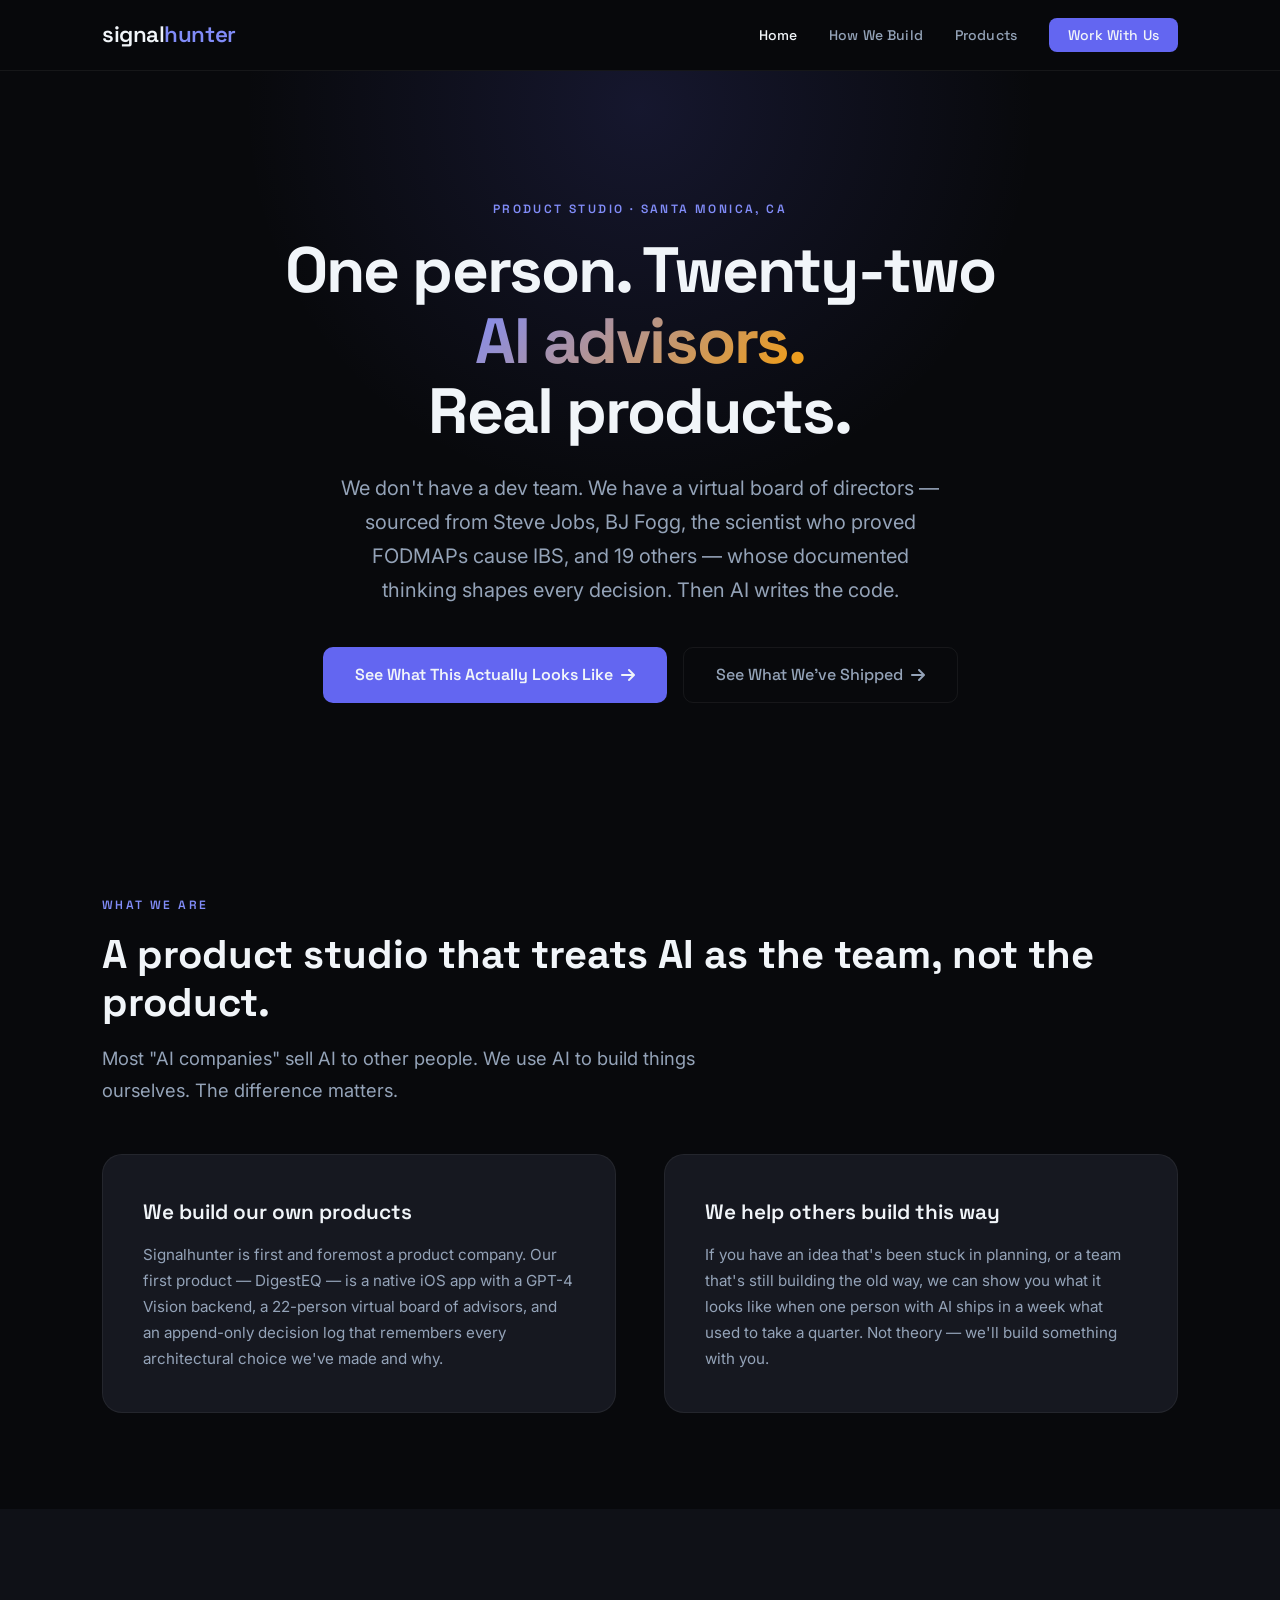
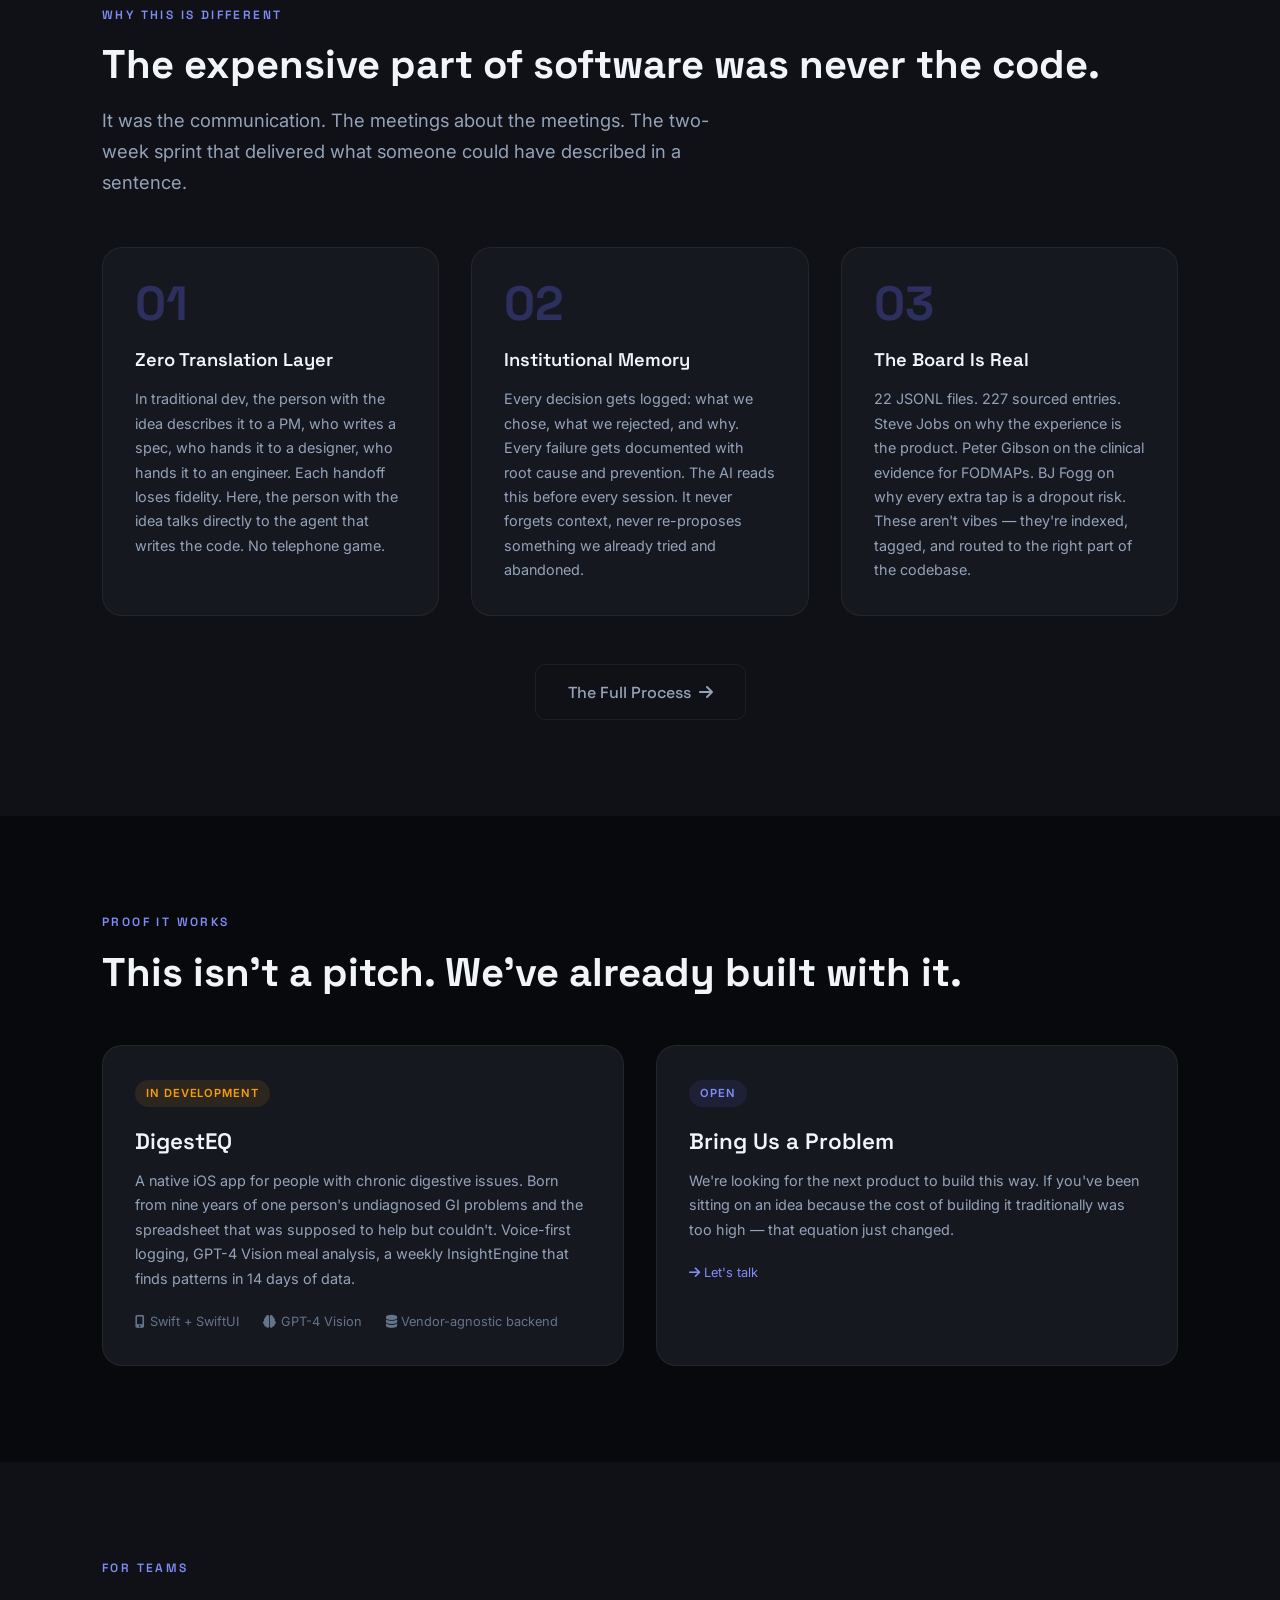
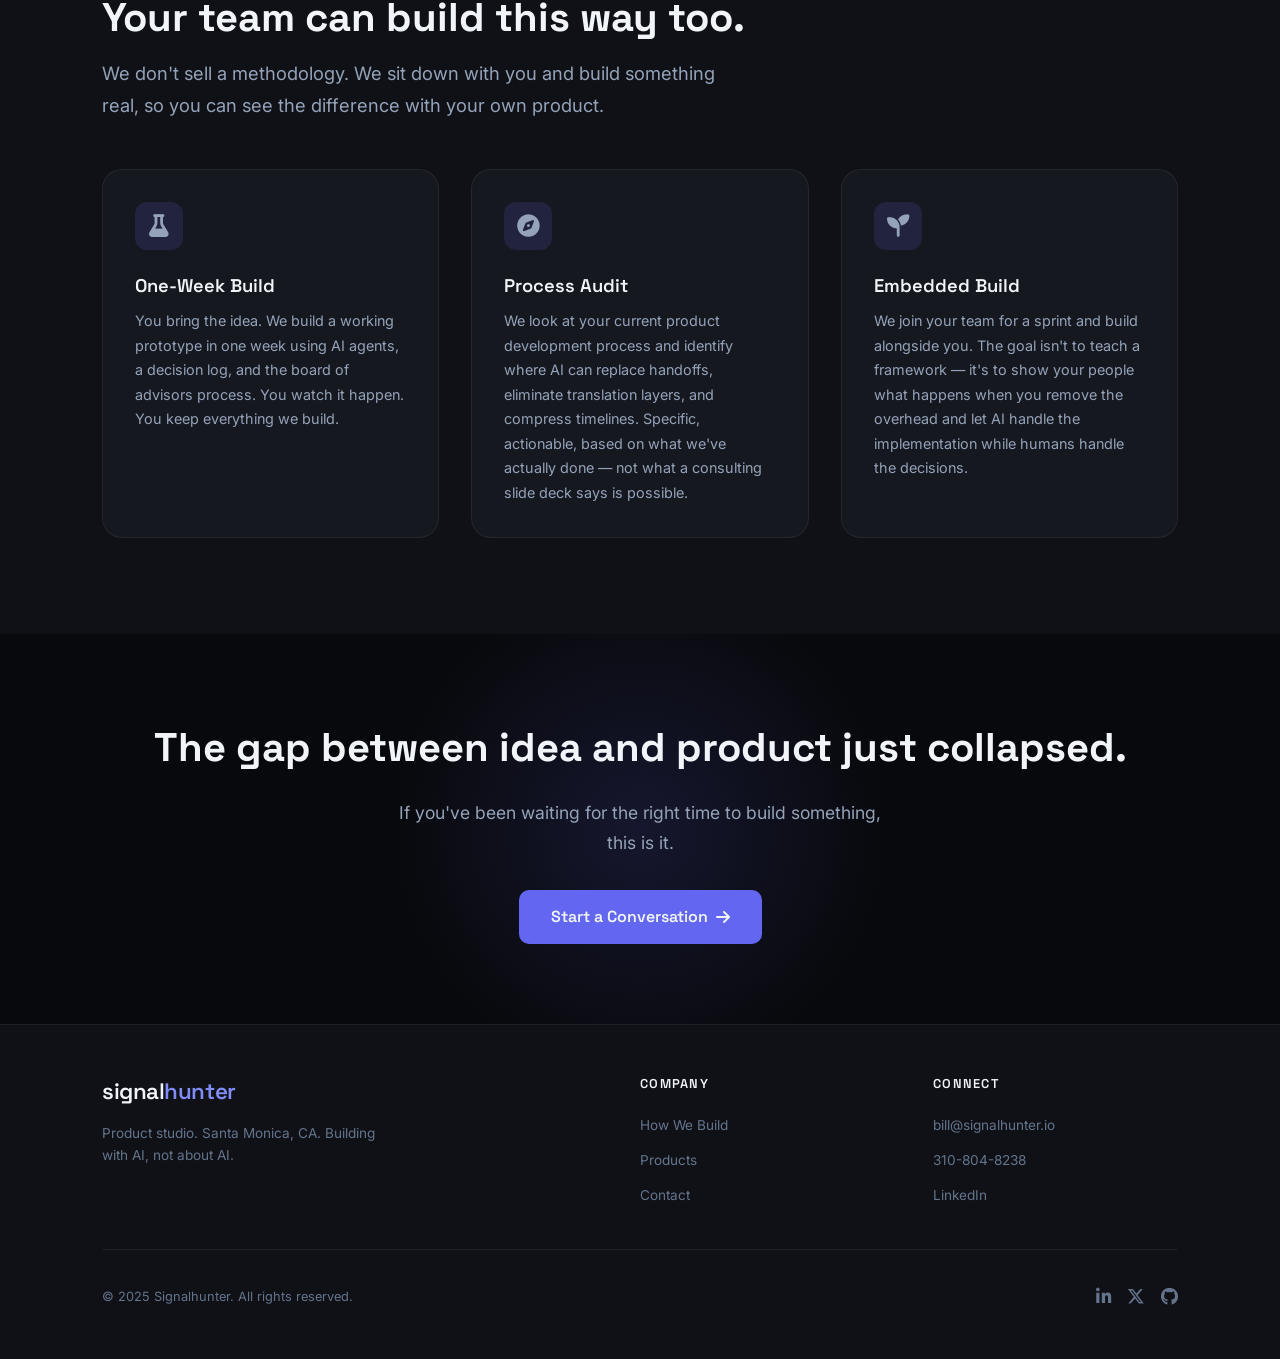
<file: site/index.html>
<!DOCTYPE html>
<html lang="en">
<head>
  <meta charset="UTF-8">
  <meta name="viewport" content="width=device-width, initial-scale=1.0">
  <title>Signalhunter — Where One Person and AI Build What Used to Take Twenty</title>
  <meta name="description" content="Signalhunter is a product studio where a single operator works with AI agents to build real software. Not demos. Not pitches. Products that ship.">
  <link rel="stylesheet" href="css/style.css">
  <link rel="stylesheet" href="https://cdnjs.cloudflare.com/ajax/libs/font-awesome/6.5.1/css/all.min.css">
</head>
<body>

  <!-- HEADER -->
  <header class="site-header">
    <div class="container">
      <a href="index.html" class="logo">signal<span>hunter</span></a>
      <button class="nav-toggle" aria-label="Toggle navigation" onclick="document.querySelector('.nav-links').classList.toggle('open')">
        <span></span><span></span><span></span>
      </button>
      <ul class="nav-links">
        <li><a href="index.html" class="active">Home</a></li>
        <li><a href="how.html">How We Build</a></li>
        <li><a href="products.html">Products</a></li>
        <li><a href="contact.html" class="nav-cta">Work With Us</a></li>
      </ul>
    </div>
  </header>

  <!-- HERO -->
  <section class="hero">
    <div class="container">
      <p class="section-label">Product Studio &middot; Santa Monica, CA</p>
      <h1>One person. Twenty-two<br><span class="gradient-text">AI advisors.</span><br>Real products.</h1>
      <p class="subtitle">
        We don't have a dev team. We have a virtual board of directors &mdash;
        sourced from Steve Jobs, BJ Fogg, the scientist who proved FODMAPs cause IBS,
        and 19 others &mdash; whose documented thinking shapes every decision.
        Then AI writes the code.
      </p>
      <div class="hero-cta-row">
        <a href="how.html" class="btn-primary">See What This Actually Looks Like <i class="fas fa-arrow-right"></i></a>
        <a href="products.html" class="btn-outline">See What We've Shipped <i class="fas fa-arrow-right"></i></a>
      </div>
    </div>
  </section>

  <!-- WHAT THIS ACTUALLY IS -->
  <section class="shift-section">
    <div class="container">
      <p class="section-label">What We Are</p>
      <h2 class="section-title">A product studio that treats AI as the team, not the product.</h2>
      <p class="section-subtitle">
        Most "AI companies" sell AI to other people. We use AI to build things ourselves.
        The difference matters.
      </p>

      <div class="shift-grid">
        <div class="shift-card">
          <h3>We build our own products</h3>
          <p>
            Signalhunter is first and foremost a product company. Our first product &mdash;
            DigestEQ &mdash; is a native iOS app with a GPT-4 Vision backend, a 22-person
            virtual board of advisors, and an append-only decision log that remembers
            every architectural choice we've made and why.
          </p>
        </div>
        <div class="shift-card">
          <h3>We help others build this way</h3>
          <p>
            If you have an idea that's been stuck in planning, or a team that's still
            building the old way, we can show you what it looks like when one person
            with AI ships in a week what used to take a quarter. Not theory &mdash;
            we'll build something with you.
          </p>
        </div>
      </div>
    </div>
  </section>

  <!-- THE REAL DIFFERENCE -->
  <section class="process-section">
    <div class="container">
      <p class="section-label">Why This Is Different</p>
      <h2 class="section-title">The expensive part of software was never the code.</h2>
      <p class="section-subtitle">
        It was the communication. The meetings about the meetings.
        The two-week sprint that delivered what someone could have described in a sentence.
      </p>

      <div class="process-steps">
        <div class="process-step">
          <div class="step-number">01</div>
          <h3>Zero Translation Layer</h3>
          <p>
            In traditional dev, the person with the idea describes it to a PM,
            who writes a spec, who hands it to a designer, who hands it to an engineer.
            Each handoff loses fidelity. Here, the person with the idea talks directly
            to the agent that writes the code. No telephone game.
          </p>
        </div>
        <div class="process-step">
          <div class="step-number">02</div>
          <h3>Institutional Memory</h3>
          <p>
            Every decision gets logged: what we chose, what we rejected, and why.
            Every failure gets documented with root cause and prevention.
            The AI reads this before every session. It never forgets context,
            never re-proposes something we already tried and abandoned.
          </p>
        </div>
        <div class="process-step">
          <div class="step-number">03</div>
          <h3>The Board Is Real</h3>
          <p>
            22 JSONL files. 227 sourced entries. Steve Jobs on why the experience is the product.
            Peter Gibson on the clinical evidence for FODMAPs.
            BJ Fogg on why every extra tap is a dropout risk.
            These aren't vibes &mdash; they're indexed, tagged, and routed to the right
            part of the codebase.
          </p>
        </div>
      </div>

      <div style="text-align: center; margin-top: 3rem;">
        <a href="how.html" class="btn-outline">The Full Process <i class="fas fa-arrow-right"></i></a>
      </div>
    </div>
  </section>

  <!-- WHAT WE'VE ACTUALLY BUILT -->
  <section class="products-section">
    <div class="container">
      <p class="section-label">Proof It Works</p>
      <h2 class="section-title">This isn't a pitch. We've already built with it.</h2>

      <div class="product-cards">
        <div class="product-card">
          <span class="product-status building">In Development</span>
          <h3>DigestEQ</h3>
          <p class="product-desc">
            A native iOS app for people with chronic digestive issues. Born from nine years
            of one person's undiagnosed GI problems and the spreadsheet that was supposed
            to help but couldn't. Voice-first logging, GPT-4 Vision meal analysis,
            a weekly InsightEngine that finds patterns in 14 days of data.
          </p>
          <div class="product-meta">
            <span><i class="fas fa-mobile-alt"></i> Swift + SwiftUI</span>
            <span><i class="fas fa-brain"></i> GPT-4 Vision</span>
            <span><i class="fas fa-database"></i> Vendor-agnostic backend</span>
          </div>
        </div>
        <div class="product-card">
          <span class="product-status concept">Open</span>
          <h3>Bring Us a Problem</h3>
          <p class="product-desc">
            We're looking for the next product to build this way.
            If you've been sitting on an idea because the cost of building it
            traditionally was too high &mdash; that equation just changed.
          </p>
          <div class="product-meta">
            <span><a href="contact.html"><i class="fas fa-arrow-right"></i> Let's talk</a></span>
          </div>
        </div>
      </div>
    </div>
  </section>

  <!-- CONSULTING -->
  <section class="services-section">
    <div class="container">
      <p class="section-label">For Teams</p>
      <h2 class="section-title">Your team can build this way too.</h2>
      <p class="section-subtitle">
        We don't sell a methodology. We sit down with you and build something real,
        so you can see the difference with your own product.
      </p>

      <div class="services-grid">
        <div class="service-card">
          <div class="service-icon"><i class="fas fa-flask"></i></div>
          <h3>One-Week Build</h3>
          <p>
            You bring the idea. We build a working prototype in one week using
            AI agents, a decision log, and the board of advisors process.
            You watch it happen. You keep everything we build.
          </p>
        </div>
        <div class="service-card">
          <div class="service-icon"><i class="fas fa-compass"></i></div>
          <h3>Process Audit</h3>
          <p>
            We look at your current product development process and identify
            where AI can replace handoffs, eliminate translation layers,
            and compress timelines. Specific, actionable, based on what we've
            actually done &mdash; not what a consulting slide deck says is possible.
          </p>
        </div>
        <div class="service-card">
          <div class="service-icon"><i class="fas fa-seedling"></i></div>
          <h3>Embedded Build</h3>
          <p>
            We join your team for a sprint and build alongside you.
            The goal isn't to teach a framework &mdash; it's to show your people
            what happens when you remove the overhead and let AI handle the
            implementation while humans handle the decisions.
          </p>
        </div>
      </div>
    </div>
  </section>

  <!-- CTA -->
  <section class="cta-banner">
    <div class="container">
      <h2>The gap between idea and product just collapsed.</h2>
      <p>If you've been waiting for the right time to build something, this is it.</p>
      <a href="contact.html" class="btn-primary">Start a Conversation <i class="fas fa-arrow-right"></i></a>
    </div>
  </section>

  <!-- FOOTER -->
  <footer class="site-footer">
    <div class="container">
      <div class="footer-grid">
        <div class="footer-brand">
          <a href="index.html" class="logo">signal<span>hunter</span></a>
          <p>Product studio. Santa Monica, CA. Building with AI, not about AI.</p>
        </div>
        <div class="footer-col">
          <h4>Company</h4>
          <ul>
            <li><a href="how.html">How We Build</a></li>
            <li><a href="products.html">Products</a></li>
            <li><a href="contact.html">Contact</a></li>
          </ul>
        </div>
        <div class="footer-col">
          <h4>Connect</h4>
          <ul>
            <li><a href="mailto:bill@signalhunter.io">bill@signalhunter.io</a></li>
            <li><a href="tel:3108048238">310-804-8238</a></li>
            <li><a href="#">LinkedIn</a></li>
          </ul>
        </div>
      </div>
      <div class="footer-bottom">
        <span class="copyright">&copy; 2025 Signalhunter. All rights reserved.</span>
        <div class="social-links">
          <a href="#" aria-label="LinkedIn"><i class="fab fa-linkedin-in"></i></a>
          <a href="#" aria-label="Twitter"><i class="fab fa-x-twitter"></i></a>
          <a href="#" aria-label="GitHub"><i class="fab fa-github"></i></a>
        </div>
      </div>
    </div>
  </footer>

</body>
</html>
</file>
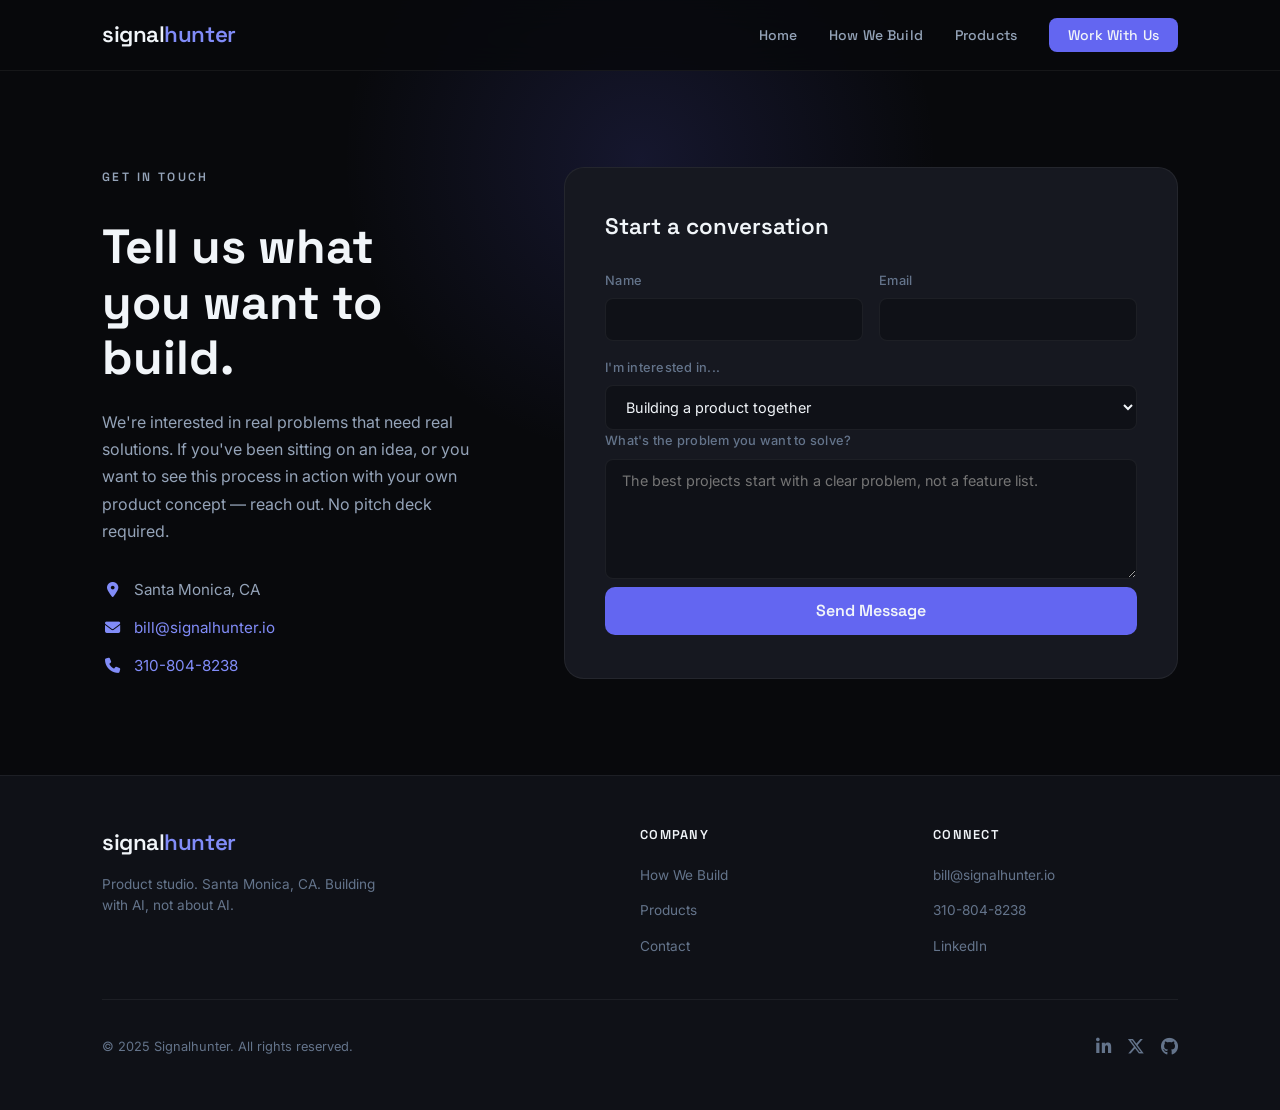
<file: site/contact.html>
<!DOCTYPE html>
<html lang="en">
<head>
  <meta charset="UTF-8">
  <meta name="viewport" content="width=device-width, initial-scale=1.0">
  <title>Work With Us — Signalhunter</title>
  <meta name="description" content="Build a product with AI, see our process in action, or bring us a problem. Signalhunter, Santa Monica CA.">
  <link rel="stylesheet" href="css/style.css">
  <link rel="stylesheet" href="https://cdnjs.cloudflare.com/ajax/libs/font-awesome/6.5.1/css/all.min.css">
</head>
<body>

  <!-- HEADER -->
  <header class="site-header">
    <div class="container">
      <a href="index.html" class="logo">signal<span>hunter</span></a>
      <button class="nav-toggle" aria-label="Toggle navigation" onclick="document.querySelector('.nav-links').classList.toggle('open')">
        <span></span><span></span><span></span>
      </button>
      <ul class="nav-links">
        <li><a href="index.html">Home</a></li>
        <li><a href="how.html">How We Build</a></li>
        <li><a href="products.html">Products</a></li>
        <li><a href="contact.html" class="nav-cta active">Work With Us</a></li>
      </ul>
    </div>
  </header>

  <!-- CONTACT -->
  <section class="contact-hero">
    <div class="container">
      <div class="contact-layout">
        <div class="contact-info">
          <p class="section-label">Get In Touch</p>
          <h1>Tell us what<br>you want to <span class="gradient-text">build.</span></h1>
          <p>
            We're interested in real problems that need real solutions.
            If you've been sitting on an idea, or you want to see this process
            in action with your own product concept &mdash; reach out.
            No pitch deck required.
          </p>
          <div class="contact-details">
            <div class="detail">
              <i class="fas fa-map-marker-alt"></i>
              <span>Santa Monica, CA</span>
            </div>
            <div class="detail">
              <i class="fas fa-envelope"></i>
              <a href="mailto:bill@signalhunter.io">bill@signalhunter.io</a>
            </div>
            <div class="detail">
              <i class="fas fa-phone"></i>
              <a href="tel:3108048238">310-804-8238</a>
            </div>
          </div>
        </div>

        <form class="contact-form" action="https://formspree.io/f/mqeyzeev" method="POST">
          <h3>Start a conversation</h3>
          <div class="form-row">
            <div class="form-group">
              <label for="fname">Name</label>
              <input type="text" id="fname" name="name" required>
            </div>
            <div class="form-group">
              <label for="email">Email</label>
              <input type="email" id="email" name="email" required>
            </div>
          </div>
          <div class="form-group full-width">
            <label for="interest">I'm interested in...</label>
            <select id="interest" name="interest">
              <option value="build">Building a product together</option>
              <option value="consult">Adopting AI-first development</option>
              <option value="demo">Seeing the process in action</option>
              <option value="other">Something else</option>
            </select>
          </div>
          <div class="form-group full-width">
            <label for="message">What's the problem you want to solve?</label>
            <textarea id="message" name="message" placeholder="The best projects start with a clear problem, not a feature list."></textarea>
          </div>
          <button type="submit" class="btn-submit">Send Message</button>
        </form>
      </div>
    </div>
  </section>

  <!-- FOOTER -->
  <footer class="site-footer">
    <div class="container">
      <div class="footer-grid">
        <div class="footer-brand">
          <a href="index.html" class="logo">signal<span>hunter</span></a>
          <p>Product studio. Santa Monica, CA. Building with AI, not about AI.</p>
        </div>
        <div class="footer-col">
          <h4>Company</h4>
          <ul>
            <li><a href="how.html">How We Build</a></li>
            <li><a href="products.html">Products</a></li>
            <li><a href="contact.html">Contact</a></li>
          </ul>
        </div>
        <div class="footer-col">
          <h4>Connect</h4>
          <ul>
            <li><a href="mailto:bill@signalhunter.io">bill@signalhunter.io</a></li>
            <li><a href="tel:3108048238">310-804-8238</a></li>
            <li><a href="#">LinkedIn</a></li>
          </ul>
        </div>
      </div>
      <div class="footer-bottom">
        <span class="copyright">&copy; 2025 Signalhunter. All rights reserved.</span>
        <div class="social-links">
          <a href="#" aria-label="LinkedIn"><i class="fab fa-linkedin-in"></i></a>
          <a href="#" aria-label="Twitter"><i class="fab fa-x-twitter"></i></a>
          <a href="#" aria-label="GitHub"><i class="fab fa-github"></i></a>
        </div>
      </div>
    </div>
  </footer>

</body>
</html>
</file>
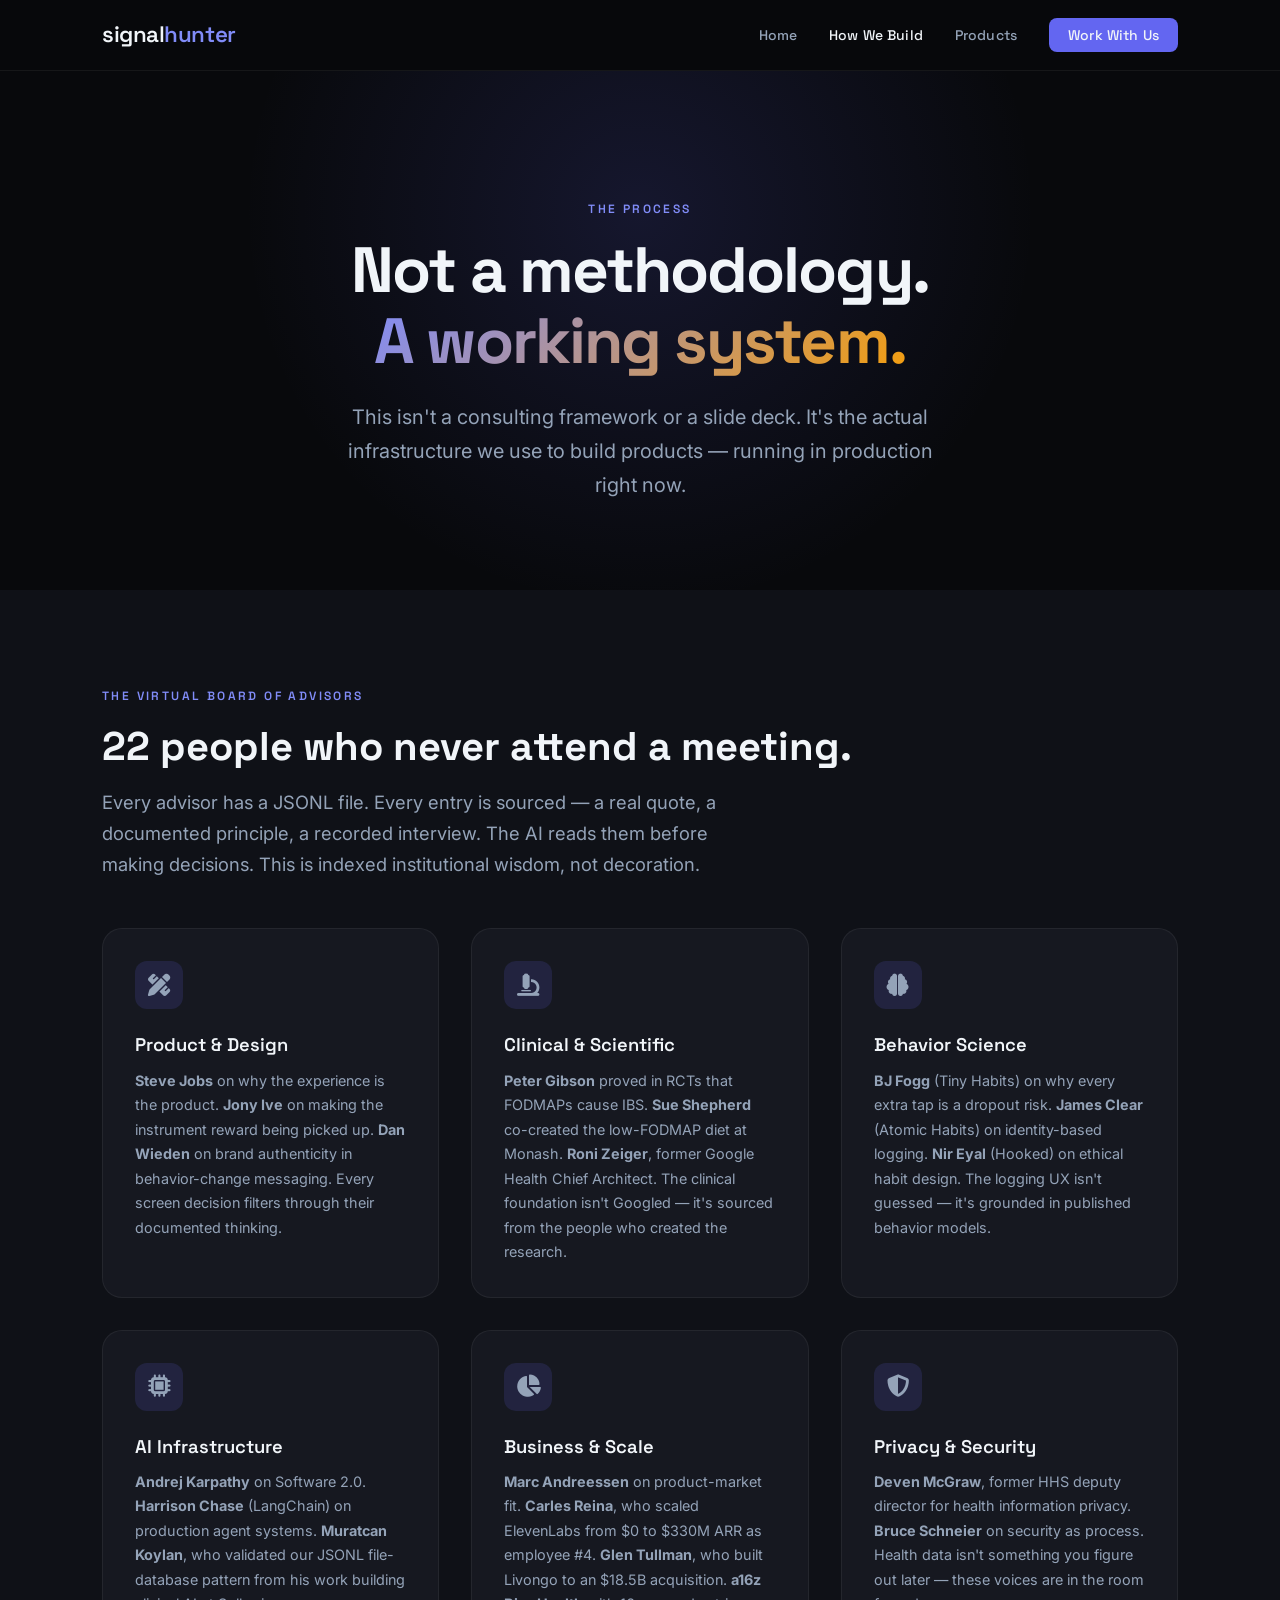
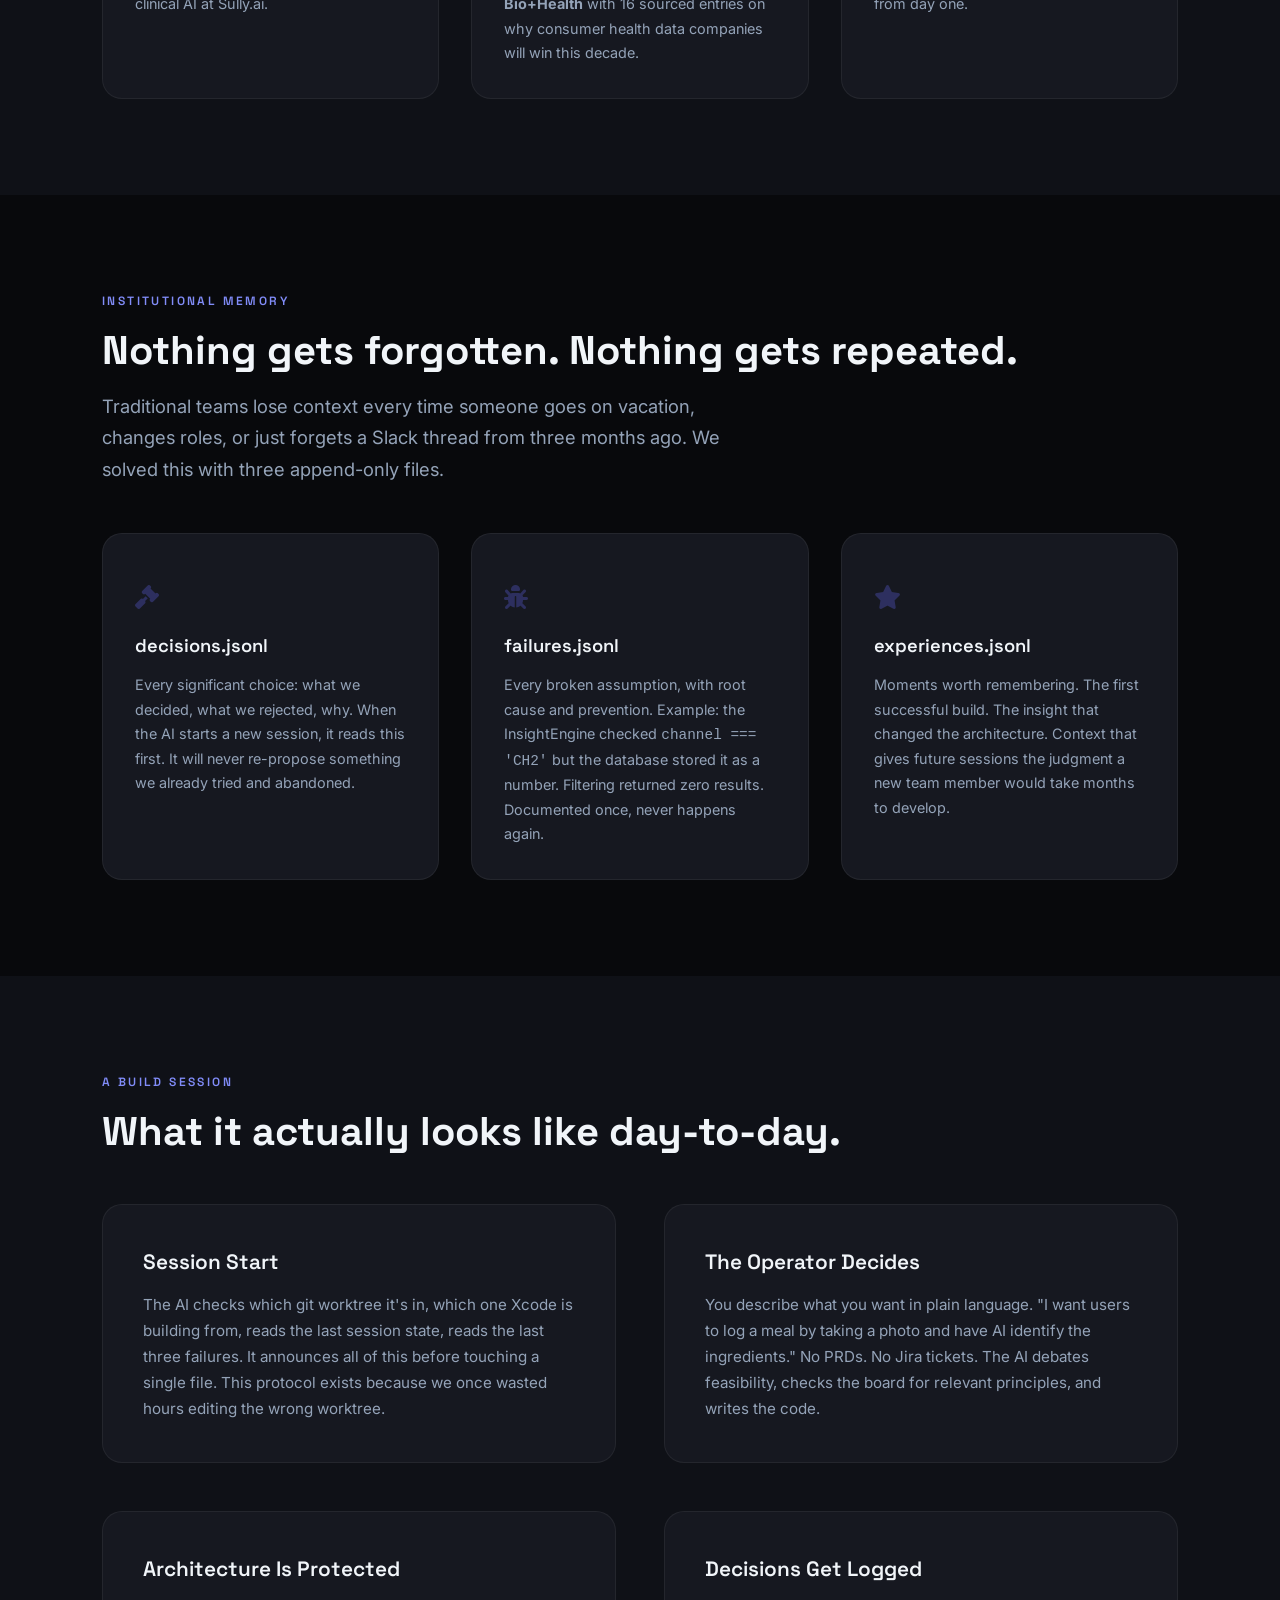
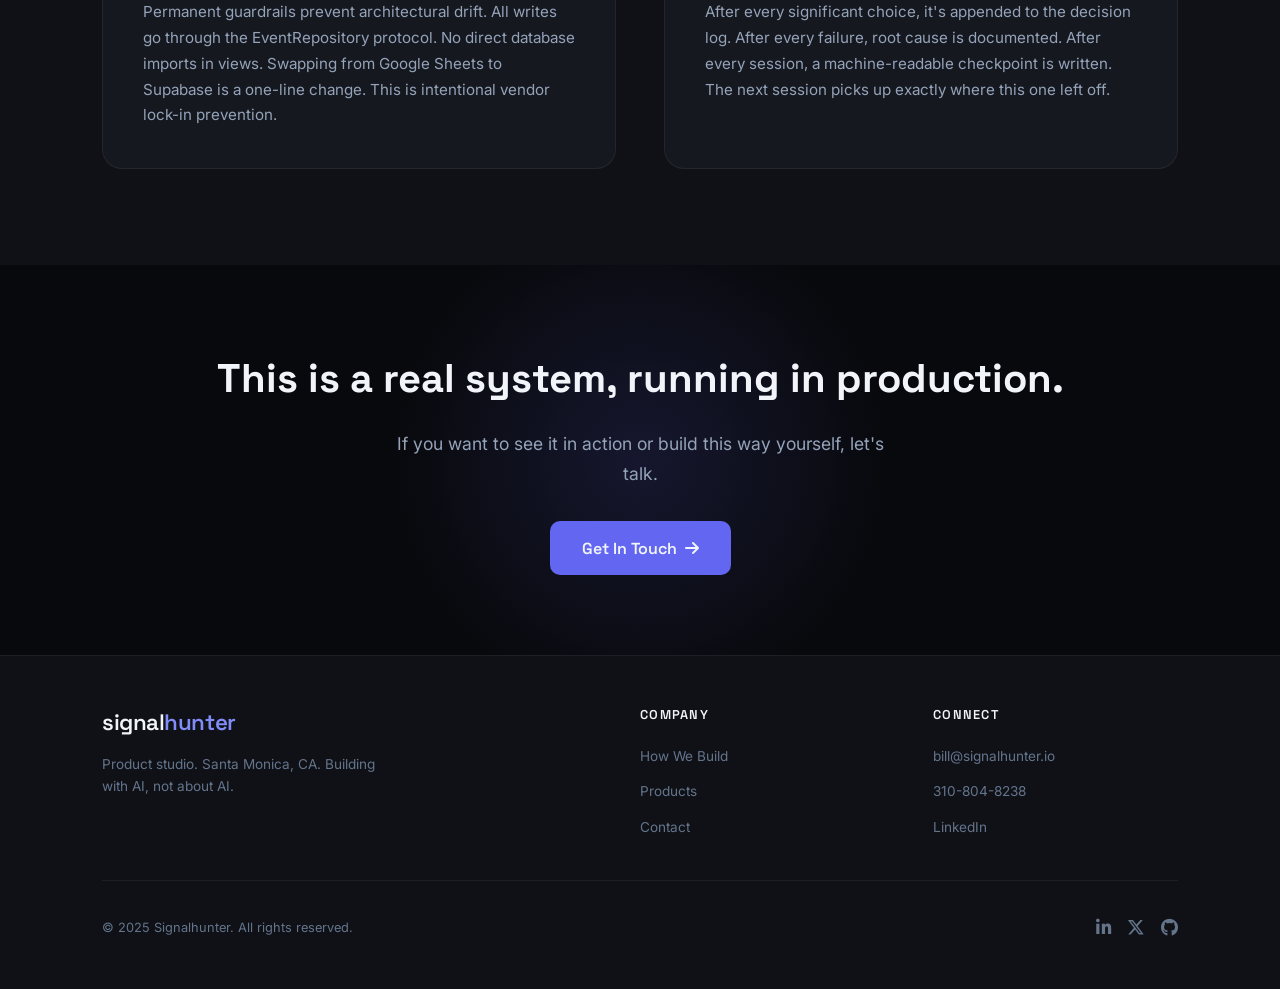
<file: site/how.html>
<!DOCTYPE html>
<html lang="en">
<head>
  <meta charset="UTF-8">
  <meta name="viewport" content="width=device-width, initial-scale=1.0">
  <title>How We Build — 22 Advisors, One Operator | Signalhunter</title>
  <meta name="description" content="A virtual board of 22 real-world advisors. An append-only decision log. AI that writes production code. Here's how one person builds what used to take a team.">
  <link rel="stylesheet" href="css/style.css">
  <link rel="stylesheet" href="https://cdnjs.cloudflare.com/ajax/libs/font-awesome/6.5.1/css/all.min.css">
</head>
<body>

  <!-- HEADER -->
  <header class="site-header">
    <div class="container">
      <a href="index.html" class="logo">signal<span>hunter</span></a>
      <button class="nav-toggle" aria-label="Toggle navigation" onclick="document.querySelector('.nav-links').classList.toggle('open')">
        <span></span><span></span><span></span>
      </button>
      <ul class="nav-links">
        <li><a href="index.html">Home</a></li>
        <li><a href="how.html" class="active">How We Build</a></li>
        <li><a href="products.html">Products</a></li>
        <li><a href="contact.html" class="nav-cta">Work With Us</a></li>
      </ul>
    </div>
  </header>

  <!-- HERO -->
  <section class="hero" style="padding-bottom: 3rem;">
    <div class="container">
      <p class="section-label">The Process</p>
      <h1>Not a methodology.<br><span class="gradient-text">A working system.</span></h1>
      <p class="subtitle">
        This isn't a consulting framework or a slide deck.
        It's the actual infrastructure we use to build products &mdash;
        running in production right now.
      </p>
    </div>
  </section>

  <!-- THE BOARD -->
  <section class="process-section">
    <div class="container">
      <p class="section-label">The Virtual Board of Advisors</p>
      <h2 class="section-title">22 people who never attend a meeting.</h2>
      <p class="section-subtitle">
        Every advisor has a JSONL file. Every entry is sourced &mdash; a real quote,
        a documented principle, a recorded interview. The AI reads them before
        making decisions. This is indexed institutional wisdom, not decoration.
      </p>

      <div class="services-grid" style="margin-top: 3rem;">
        <div class="service-card">
          <div class="service-icon"><i class="fas fa-pen-ruler"></i></div>
          <h3>Product &amp; Design</h3>
          <p>
            <strong>Steve Jobs</strong> on why the experience is the product.
            <strong>Jony Ive</strong> on making the instrument reward being picked up.
            <strong>Dan Wieden</strong> on brand authenticity in behavior-change messaging.
            Every screen decision filters through their documented thinking.
          </p>
        </div>
        <div class="service-card">
          <div class="service-icon"><i class="fas fa-microscope"></i></div>
          <h3>Clinical &amp; Scientific</h3>
          <p>
            <strong>Peter Gibson</strong> proved in RCTs that FODMAPs cause IBS.
            <strong>Sue Shepherd</strong> co-created the low-FODMAP diet at Monash.
            <strong>Roni Zeiger</strong>, former Google Health Chief Architect.
            The clinical foundation isn't Googled &mdash; it's sourced from the people
            who created the research.
          </p>
        </div>
        <div class="service-card">
          <div class="service-icon"><i class="fas fa-brain"></i></div>
          <h3>Behavior Science</h3>
          <p>
            <strong>BJ Fogg</strong> (Tiny Habits) on why every extra tap is a dropout risk.
            <strong>James Clear</strong> (Atomic Habits) on identity-based logging.
            <strong>Nir Eyal</strong> (Hooked) on ethical habit design.
            The logging UX isn't guessed &mdash; it's grounded in published behavior models.
          </p>
        </div>
        <div class="service-card">
          <div class="service-icon"><i class="fas fa-microchip"></i></div>
          <h3>AI Infrastructure</h3>
          <p>
            <strong>Andrej Karpathy</strong> on Software 2.0.
            <strong>Harrison Chase</strong> (LangChain) on production agent systems.
            <strong>Muratcan Koylan</strong>, who validated our JSONL file-database pattern
            from his work building clinical AI at Sully.ai.
          </p>
        </div>
        <div class="service-card">
          <div class="service-icon"><i class="fas fa-chart-pie"></i></div>
          <h3>Business &amp; Scale</h3>
          <p>
            <strong>Marc Andreessen</strong> on product-market fit.
            <strong>Carles Reina</strong>, who scaled ElevenLabs from $0 to $330M ARR as employee #4.
            <strong>Glen Tullman</strong>, who built Livongo to an $18.5B acquisition.
            <strong>a16z Bio+Health</strong> with 16 sourced entries on why consumer health data companies will win this decade.
          </p>
        </div>
        <div class="service-card">
          <div class="service-icon"><i class="fas fa-shield-halved"></i></div>
          <h3>Privacy &amp; Security</h3>
          <p>
            <strong>Deven McGraw</strong>, former HHS deputy director for health information privacy.
            <strong>Bruce Schneier</strong> on security as process.
            Health data isn't something you figure out later &mdash;
            these voices are in the room from day one.
          </p>
        </div>
      </div>
    </div>
  </section>

  <!-- THE MEMORY SYSTEM -->
  <section class="shift-section">
    <div class="container">
      <p class="section-label">Institutional Memory</p>
      <h2 class="section-title">Nothing gets forgotten. Nothing gets repeated.</h2>
      <p class="section-subtitle">
        Traditional teams lose context every time someone goes on vacation,
        changes roles, or just forgets a Slack thread from three months ago.
        We solved this with three append-only files.
      </p>

      <div class="process-steps" style="margin-top: 3rem;">
        <div class="process-step">
          <div class="step-number"><i class="fas fa-gavel" style="font-size: 1.5rem;"></i></div>
          <h3>decisions.jsonl</h3>
          <p>
            Every significant choice: what we decided, what we rejected, why.
            When the AI starts a new session, it reads this first.
            It will never re-propose something we already tried and abandoned.
          </p>
        </div>
        <div class="process-step">
          <div class="step-number"><i class="fas fa-bug" style="font-size: 1.5rem;"></i></div>
          <h3>failures.jsonl</h3>
          <p>
            Every broken assumption, with root cause and prevention.
            Example: the InsightEngine checked <code>channel === 'CH2'</code> but
            the database stored it as a number. Filtering returned zero results.
            Documented once, never happens again.
          </p>
        </div>
        <div class="process-step">
          <div class="step-number"><i class="fas fa-star" style="font-size: 1.5rem;"></i></div>
          <h3>experiences.jsonl</h3>
          <p>
            Moments worth remembering. The first successful build.
            The insight that changed the architecture. Context that gives future
            sessions the judgment a new team member would take months to develop.
          </p>
        </div>
      </div>
    </div>
  </section>

  <!-- HOW A SESSION WORKS -->
  <section class="services-section">
    <div class="container">
      <p class="section-label">A Build Session</p>
      <h2 class="section-title">What it actually looks like day-to-day.</h2>

      <div class="shift-grid" style="margin-top: 3rem;">
        <div class="shift-card">
          <h3>Session Start</h3>
          <p>
            The AI checks which git worktree it's in, which one Xcode is building from,
            reads the last session state, reads the last three failures.
            It announces all of this before touching a single file.
            This protocol exists because we once wasted hours editing the wrong worktree.
          </p>
        </div>
        <div class="shift-card">
          <h3>The Operator Decides</h3>
          <p>
            You describe what you want in plain language. "I want users to log a meal
            by taking a photo and have AI identify the ingredients."
            No PRDs. No Jira tickets. The AI debates feasibility, checks
            the board for relevant principles, and writes the code.
          </p>
        </div>
        <div class="shift-card">
          <h3>Architecture Is Protected</h3>
          <p>
            Permanent guardrails prevent architectural drift.
            All writes go through the EventRepository protocol.
            No direct database imports in views. Swapping from Google Sheets to Supabase
            is a one-line change. This is intentional vendor lock-in prevention.
          </p>
        </div>
        <div class="shift-card">
          <h3>Decisions Get Logged</h3>
          <p>
            After every significant choice, it's appended to the decision log.
            After every failure, root cause is documented.
            After every session, a machine-readable checkpoint is written.
            The next session picks up exactly where this one left off.
          </p>
        </div>
      </div>
    </div>
  </section>

  <!-- CTA -->
  <section class="cta-banner">
    <div class="container">
      <h2>This is a real system, running in production.</h2>
      <p>If you want to see it in action or build this way yourself, let's talk.</p>
      <a href="contact.html" class="btn-primary">Get In Touch <i class="fas fa-arrow-right"></i></a>
    </div>
  </section>

  <!-- FOOTER -->
  <footer class="site-footer">
    <div class="container">
      <div class="footer-grid">
        <div class="footer-brand">
          <a href="index.html" class="logo">signal<span>hunter</span></a>
          <p>Product studio. Santa Monica, CA. Building with AI, not about AI.</p>
        </div>
        <div class="footer-col">
          <h4>Company</h4>
          <ul>
            <li><a href="how.html">How We Build</a></li>
            <li><a href="products.html">Products</a></li>
            <li><a href="contact.html">Contact</a></li>
          </ul>
        </div>
        <div class="footer-col">
          <h4>Connect</h4>
          <ul>
            <li><a href="mailto:bill@signalhunter.io">bill@signalhunter.io</a></li>
            <li><a href="tel:3108048238">310-804-8238</a></li>
            <li><a href="#">LinkedIn</a></li>
          </ul>
        </div>
      </div>
      <div class="footer-bottom">
        <span class="copyright">&copy; 2025 Signalhunter. All rights reserved.</span>
        <div class="social-links">
          <a href="#" aria-label="LinkedIn"><i class="fab fa-linkedin-in"></i></a>
          <a href="#" aria-label="Twitter"><i class="fab fa-x-twitter"></i></a>
          <a href="#" aria-label="GitHub"><i class="fab fa-github"></i></a>
        </div>
      </div>
    </div>
  </footer>

</body>
</html>
</file>
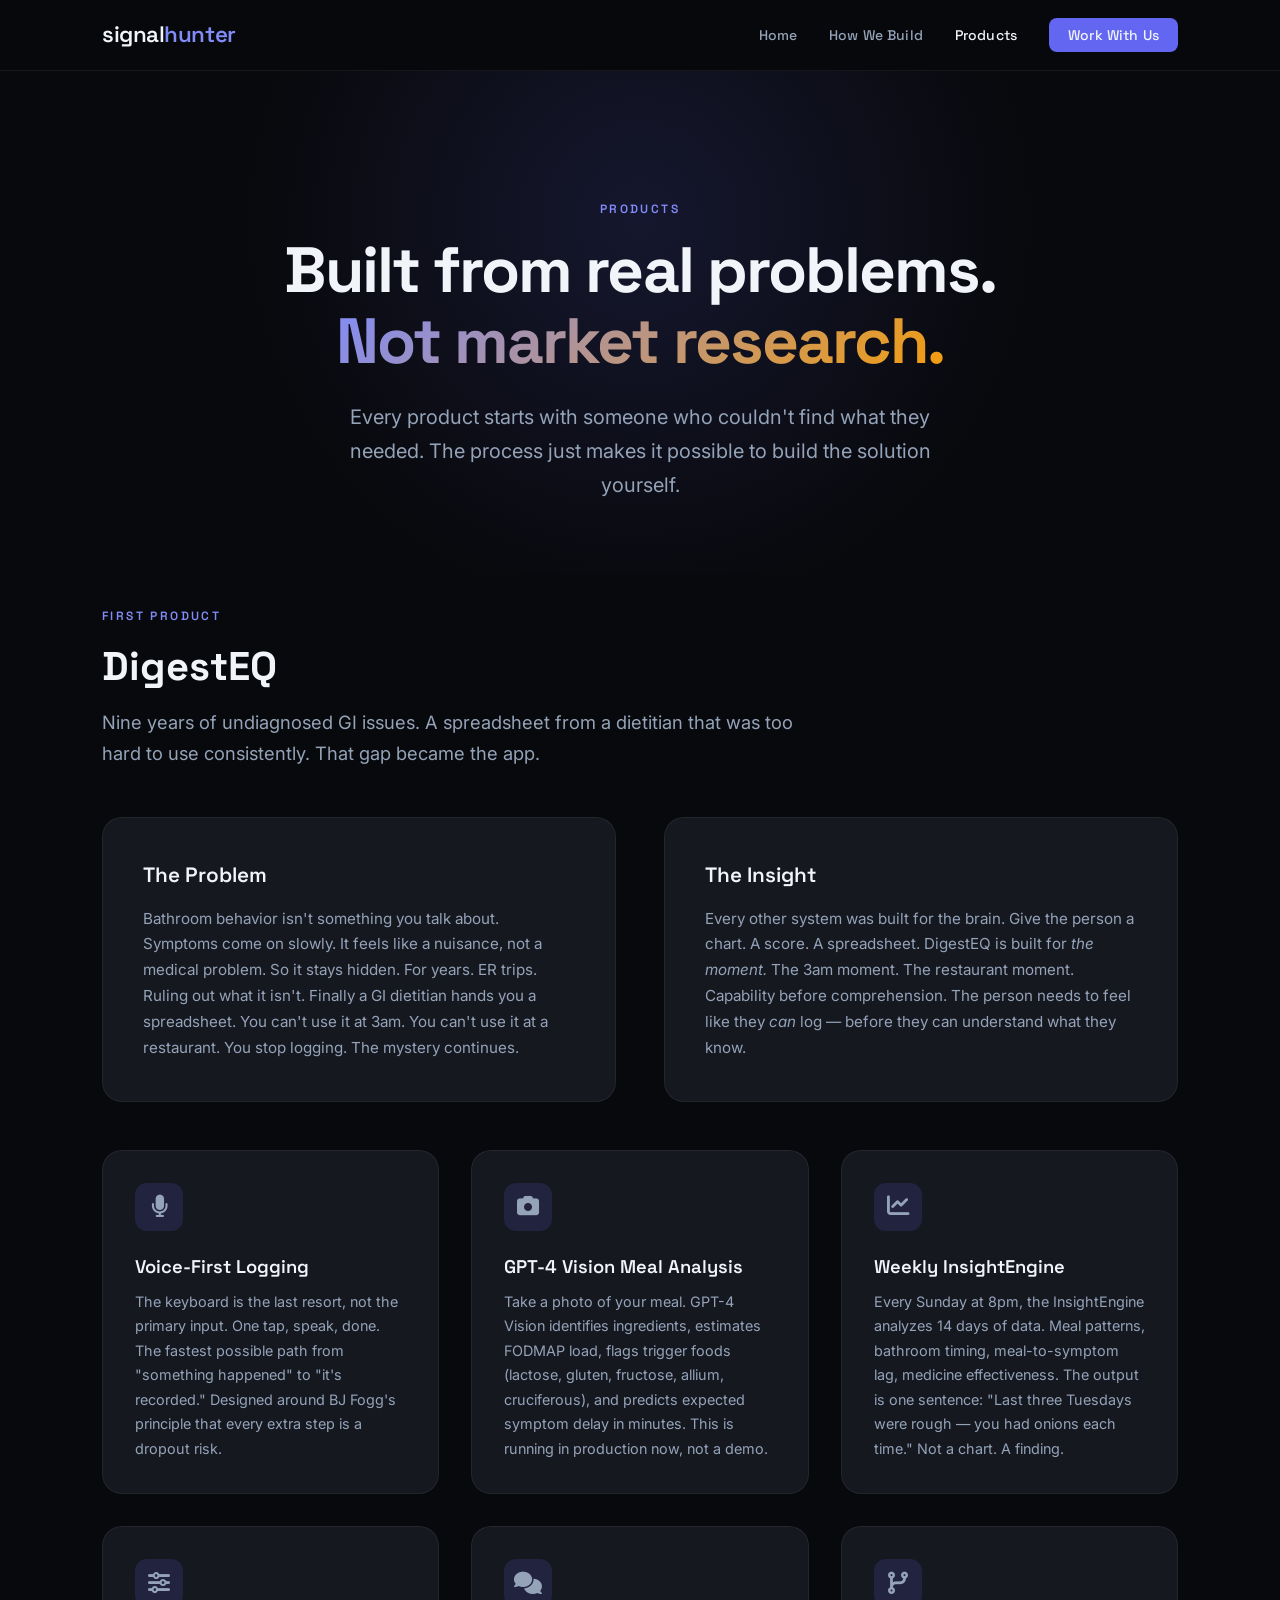
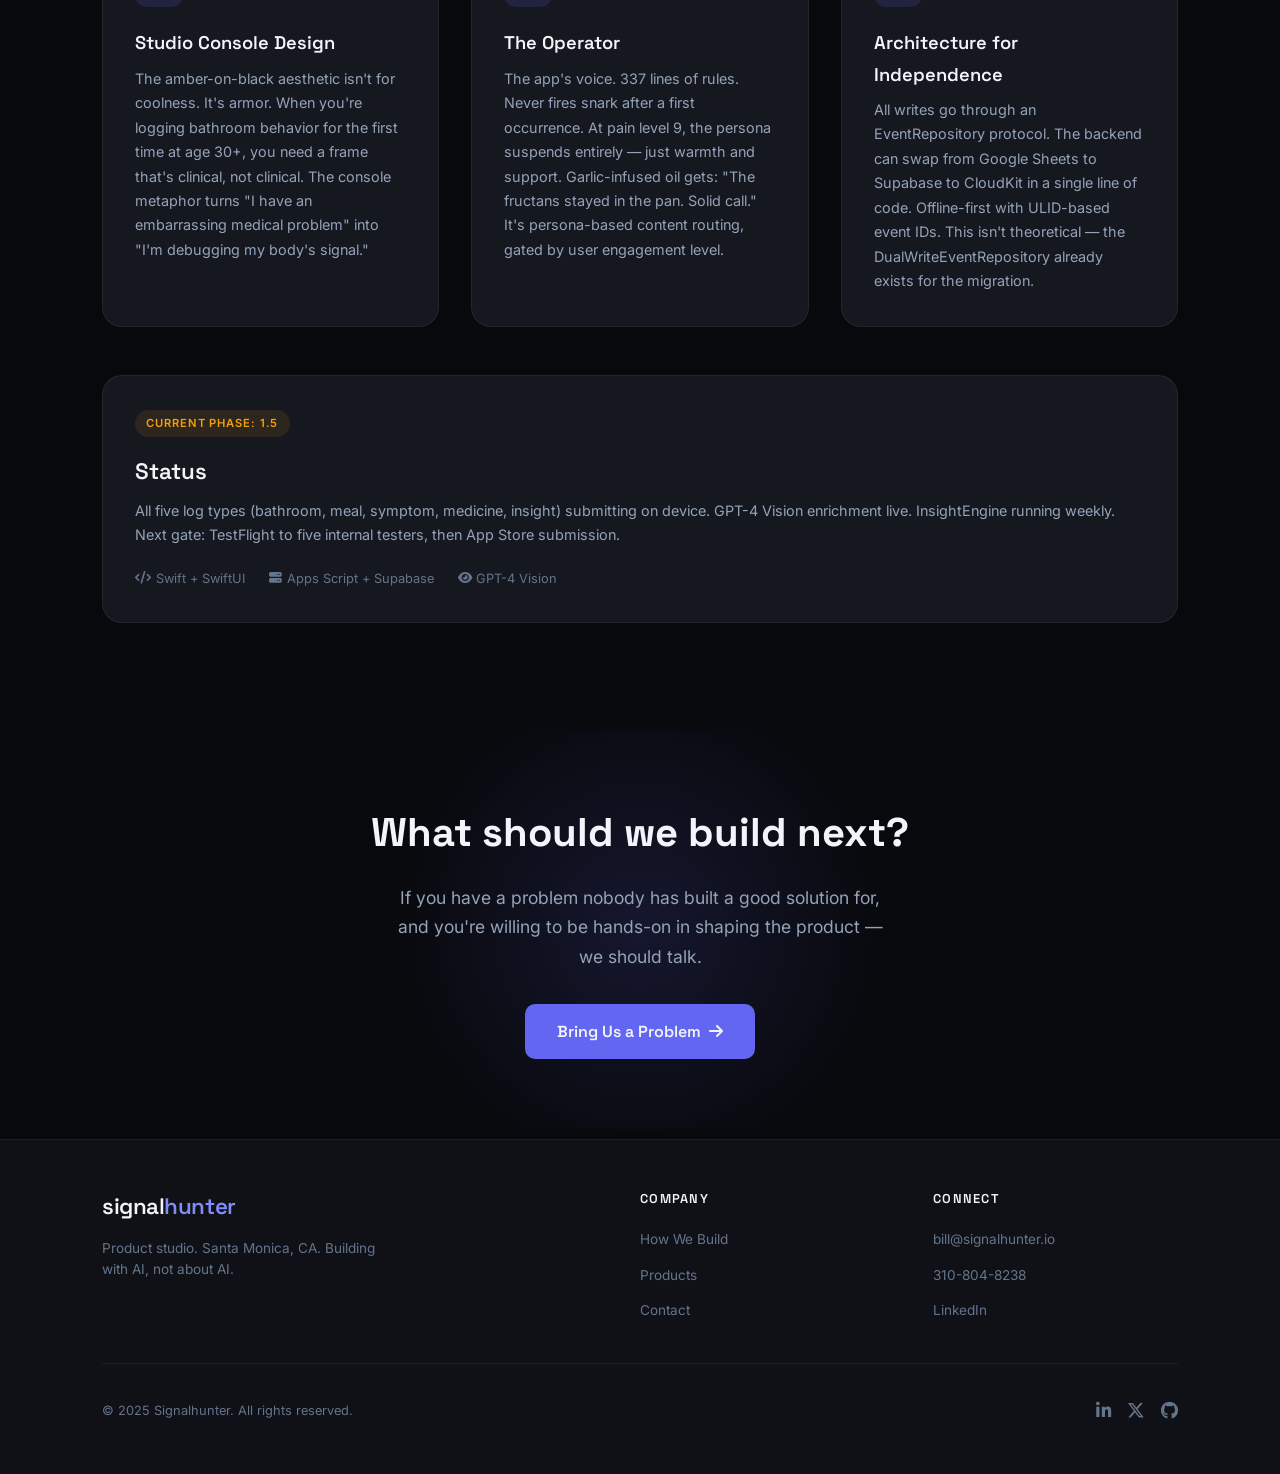
<file: site/products.html>
<!DOCTYPE html>
<html lang="en">
<head>
  <meta charset="UTF-8">
  <meta name="viewport" content="width=device-width, initial-scale=1.0">
  <title>Products — DigestEQ and Beyond | Signalhunter</title>
  <meta name="description" content="DigestEQ: a native iOS app born from nine years of undiagnosed digestive issues. Built by one operator and 22 AI advisors.">
  <link rel="stylesheet" href="css/style.css">
  <link rel="stylesheet" href="https://cdnjs.cloudflare.com/ajax/libs/font-awesome/6.5.1/css/all.min.css">
</head>
<body>

  <!-- HEADER -->
  <header class="site-header">
    <div class="container">
      <a href="index.html" class="logo">signal<span>hunter</span></a>
      <button class="nav-toggle" aria-label="Toggle navigation" onclick="document.querySelector('.nav-links').classList.toggle('open')">
        <span></span><span></span><span></span>
      </button>
      <ul class="nav-links">
        <li><a href="index.html">Home</a></li>
        <li><a href="how.html">How We Build</a></li>
        <li><a href="products.html" class="active">Products</a></li>
        <li><a href="contact.html" class="nav-cta">Work With Us</a></li>
      </ul>
    </div>
  </header>

  <!-- HERO -->
  <section class="hero" style="padding-bottom: 2rem;">
    <div class="container">
      <p class="section-label">Products</p>
      <h1>Built from real problems.<br><span class="gradient-text">Not market research.</span></h1>
      <p class="subtitle">
        Every product starts with someone who couldn't find what they needed.
        The process just makes it possible to build the solution yourself.
      </p>
    </div>
  </section>

  <!-- DIGESTEQ DEEP DIVE -->
  <section class="shift-section" style="padding-top: 2rem;">
    <div class="container">
      <p class="section-label">First Product</p>
      <h2 class="section-title">DigestEQ</h2>
      <p class="section-subtitle" style="max-width: 720px;">
        Nine years of undiagnosed GI issues. A spreadsheet from a dietitian that was
        too hard to use consistently. That gap became the app.
      </p>

      <div class="shift-grid" style="margin-top: 3rem;">
        <div class="shift-card">
          <h3>The Problem</h3>
          <p>
            Bathroom behavior isn't something you talk about.
            Symptoms come on slowly. It feels like a nuisance, not a medical problem.
            So it stays hidden. For years. ER trips. Ruling out what it isn't.
            Finally a GI dietitian hands you a spreadsheet. You can't use it at 3am.
            You can't use it at a restaurant. You stop logging. The mystery continues.
          </p>
        </div>
        <div class="shift-card">
          <h3>The Insight</h3>
          <p>
            Every other system was built for the brain. Give the person a chart.
            A score. A spreadsheet. DigestEQ is built for <em>the moment.</em>
            The 3am moment. The restaurant moment. Capability before comprehension.
            The person needs to feel like they <em>can</em> log &mdash;
            before they can understand what they know.
          </p>
        </div>
      </div>

      <!-- WHAT'S INSIDE -->
      <div class="services-grid" style="margin-top: 3rem;">
        <div class="service-card">
          <div class="service-icon"><i class="fas fa-microphone"></i></div>
          <h3>Voice-First Logging</h3>
          <p>
            The keyboard is the last resort, not the primary input.
            One tap, speak, done. The fastest possible path from "something happened"
            to "it's recorded." Designed around BJ Fogg's principle that
            every extra step is a dropout risk.
          </p>
        </div>
        <div class="service-card">
          <div class="service-icon"><i class="fas fa-camera"></i></div>
          <h3>GPT-4 Vision Meal Analysis</h3>
          <p>
            Take a photo of your meal. GPT-4 Vision identifies ingredients,
            estimates FODMAP load, flags trigger foods (lactose, gluten, fructose,
            allium, cruciferous), and predicts expected symptom delay in minutes.
            This is running in production now, not a demo.
          </p>
        </div>
        <div class="service-card">
          <div class="service-icon"><i class="fas fa-chart-line"></i></div>
          <h3>Weekly InsightEngine</h3>
          <p>
            Every Sunday at 8pm, the InsightEngine analyzes 14 days of data.
            Meal patterns, bathroom timing, meal-to-symptom lag, medicine effectiveness.
            The output is one sentence: "Last three Tuesdays were rough &mdash;
            you had onions each time." Not a chart. A finding.
          </p>
        </div>
        <div class="service-card">
          <div class="service-icon"><i class="fas fa-sliders-h"></i></div>
          <h3>Studio Console Design</h3>
          <p>
            The amber-on-black aesthetic isn't for coolness. It's armor.
            When you're logging bathroom behavior for the first time at age 30+,
            you need a frame that's clinical, not clinical. The console metaphor
            turns "I have an embarrassing medical problem" into
            "I'm debugging my body's signal."
          </p>
        </div>
        <div class="service-card">
          <div class="service-icon"><i class="fas fa-comments"></i></div>
          <h3>The Operator</h3>
          <p>
            The app's voice. 337 lines of rules. Never fires snark after a first occurrence.
            At pain level 9, the persona suspends entirely &mdash; just warmth and support.
            Garlic-infused oil gets: "The fructans stayed in the pan. Solid call."
            It's persona-based content routing, gated by user engagement level.
          </p>
        </div>
        <div class="service-card">
          <div class="service-icon"><i class="fas fa-code-branch"></i></div>
          <h3>Architecture for Independence</h3>
          <p>
            All writes go through an EventRepository protocol.
            The backend can swap from Google Sheets to Supabase to CloudKit
            in a single line of code. Offline-first with ULID-based event IDs.
            This isn't theoretical &mdash; the DualWriteEventRepository
            already exists for the migration.
          </p>
        </div>
      </div>

      <!-- STATUS -->
      <div class="product-cards" style="margin-top: 3rem;">
        <div class="product-card">
          <span class="product-status building">Current Phase: 1.5</span>
          <h3>Status</h3>
          <p class="product-desc">
            All five log types (bathroom, meal, symptom, medicine, insight) submitting
            on device. GPT-4 Vision enrichment live. InsightEngine running weekly.
            Next gate: TestFlight to five internal testers, then App Store submission.
          </p>
          <div class="product-meta">
            <span><i class="fas fa-code"></i> Swift + SwiftUI</span>
            <span><i class="fas fa-server"></i> Apps Script + Supabase</span>
            <span><i class="fas fa-eye"></i> GPT-4 Vision</span>
          </div>
        </div>
      </div>
    </div>
  </section>

  <!-- NEXT PRODUCT -->
  <section class="cta-banner">
    <div class="container">
      <h2>What should we build next?</h2>
      <p>
        If you have a problem nobody has built a good solution for,
        and you're willing to be hands-on in shaping the product &mdash;
        we should talk.
      </p>
      <a href="contact.html" class="btn-primary">Bring Us a Problem <i class="fas fa-arrow-right"></i></a>
    </div>
  </section>

  <!-- FOOTER -->
  <footer class="site-footer">
    <div class="container">
      <div class="footer-grid">
        <div class="footer-brand">
          <a href="index.html" class="logo">signal<span>hunter</span></a>
          <p>Product studio. Santa Monica, CA. Building with AI, not about AI.</p>
        </div>
        <div class="footer-col">
          <h4>Company</h4>
          <ul>
            <li><a href="how.html">How We Build</a></li>
            <li><a href="products.html">Products</a></li>
            <li><a href="contact.html">Contact</a></li>
          </ul>
        </div>
        <div class="footer-col">
          <h4>Connect</h4>
          <ul>
            <li><a href="mailto:bill@signalhunter.io">bill@signalhunter.io</a></li>
            <li><a href="tel:3108048238">310-804-8238</a></li>
            <li><a href="#">LinkedIn</a></li>
          </ul>
        </div>
      </div>
      <div class="footer-bottom">
        <span class="copyright">&copy; 2025 Signalhunter. All rights reserved.</span>
        <div class="social-links">
          <a href="#" aria-label="LinkedIn"><i class="fab fa-linkedin-in"></i></a>
          <a href="#" aria-label="Twitter"><i class="fab fa-x-twitter"></i></a>
          <a href="#" aria-label="GitHub"><i class="fab fa-github"></i></a>
        </div>
      </div>
    </div>
  </footer>

</body>
</html>
</file>
<file: site/css/style.css>
/* ============================================
   SIGNALHUNTER.IO — AI Product Studio
   ============================================ */

@import url('https://fonts.googleapis.com/css2?family=Space+Grotesk:wght@300;400;500;600;700&family=Inter:wght@300;400;500;600&display=swap');

*, *::before, *::after {
  margin: 0;
  padding: 0;
  box-sizing: border-box;
}

:root {
  --bg-dark: #08090c;
  --bg-surface: #0f1117;
  --bg-card: #161820;
  --bg-card-hover: #1c1f2a;
  --accent: #6366f1;
  --accent-light: #818cf8;
  --accent-glow: rgba(99, 102, 241, 0.15);
  --accent-gold: #f59e0b;
  --accent-emerald: #10b981;
  --accent-rose: #f43f5e;
  --text-primary: #f1f5f9;
  --text-secondary: #94a3b8;
  --text-muted: #64748b;
  --border: rgba(255,255,255,0.06);
  --border-accent: rgba(99, 102, 241, 0.3);
  --font-heading: 'Space Grotesk', system-ui, sans-serif;
  --font-body: 'Inter', system-ui, sans-serif;
  --radius: 12px;
  --radius-lg: 20px;
}

html { scroll-behavior: smooth; }

body {
  font-family: var(--font-body);
  background: var(--bg-dark);
  color: var(--text-secondary);
  line-height: 1.7;
  -webkit-font-smoothing: antialiased;
}

a {
  color: var(--accent-light);
  text-decoration: none;
  transition: color 0.2s;
}
a:hover { color: var(--text-primary); }

img { max-width: 100%; height: auto; }

/* ---- UTILITY ---- */
.container {
  max-width: 1140px;
  margin: 0 auto;
  padding: 0 2rem;
}

.section-label {
  font-family: var(--font-heading);
  font-size: 0.75rem;
  font-weight: 600;
  letter-spacing: 0.2em;
  text-transform: uppercase;
  color: var(--accent-light);
  margin-bottom: 1rem;
}

.section-title {
  font-family: var(--font-heading);
  font-size: 2.5rem;
  font-weight: 700;
  color: var(--text-primary);
  line-height: 1.2;
  margin-bottom: 1rem;
}

.section-subtitle {
  font-size: 1.15rem;
  color: var(--text-secondary);
  max-width: 640px;
  line-height: 1.7;
}

/* ---- HEADER / NAV ---- */
.site-header {
  background: rgba(8, 9, 12, 0.85);
  backdrop-filter: blur(16px);
  padding: 1rem 2rem;
  position: sticky;
  top: 0;
  z-index: 100;
  border-bottom: 1px solid var(--border);
}

.site-header .container {
  display: flex;
  align-items: center;
  justify-content: space-between;
}

.logo {
  font-family: var(--font-heading);
  font-size: 1.4rem;
  font-weight: 600;
  color: var(--text-primary);
  letter-spacing: -0.02em;
}

.logo span { color: var(--accent-light); }

.nav-links {
  list-style: none;
  display: flex;
  gap: 2rem;
  align-items: center;
}

.nav-links a {
  font-family: var(--font-heading);
  font-size: 0.875rem;
  font-weight: 500;
  color: var(--text-secondary);
  letter-spacing: 0.01em;
  transition: color 0.2s;
}

.nav-links a:hover,
.nav-links a.active {
  color: var(--text-primary);
}

.nav-cta {
  background: var(--accent);
  color: var(--text-primary) !important;
  padding: 0.5rem 1.2rem;
  border-radius: 8px;
  font-weight: 600;
  transition: background 0.2s, transform 0.2s;
}

.nav-cta:hover {
  background: var(--accent-light);
  transform: translateY(-1px);
}

.nav-toggle {
  display: none;
  background: none;
  border: none;
  cursor: pointer;
  padding: 0.5rem;
}

.nav-toggle span {
  display: block;
  width: 22px;
  height: 2px;
  background: var(--text-secondary);
  margin: 5px 0;
  transition: 0.3s;
}

/* ---- HERO ---- */
.hero {
  position: relative;
  padding: 8rem 2rem 6rem;
  overflow: hidden;
}

.hero::before {
  content: '';
  position: absolute;
  top: -50%;
  left: 50%;
  transform: translateX(-50%);
  width: 800px;
  height: 800px;
  background: radial-gradient(circle, var(--accent-glow) 0%, transparent 70%);
  pointer-events: none;
}

/* Hero with bridge background image */
.hero-bridge {
  position: relative;
  padding: 8rem 2rem 6rem;
  overflow: hidden;
  background: linear-gradient(to bottom, rgba(8,9,12,0.55) 0%, rgba(8,9,12,0.85) 100%),
              url('../img/bridge-hero.jpg') center/cover no-repeat;
}

.hero-bridge .container {
  position: relative;
  z-index: 2;
  text-align: center;
}

.hero-bridge h1 {
  font-family: var(--font-heading);
  font-size: 4rem;
  font-weight: 700;
  color: var(--text-primary);
  line-height: 1.1;
  margin-bottom: 1.5rem;
  letter-spacing: -0.03em;
}

.hero-bridge h1 .gradient-text {
  background: linear-gradient(135deg, var(--accent-light), var(--accent-gold));
  -webkit-background-clip: text;
  -webkit-text-fill-color: transparent;
  background-clip: text;
}

.hero-bridge .subtitle {
  font-size: 1.25rem;
  color: var(--text-secondary);
  max-width: 600px;
  margin: 0 auto 2.5rem;
  line-height: 1.7;
}

/* ---- NUMBERED LIST (Best Practices) ---- */
.numbered-list {
  counter-reset: best-practice;
  max-width: 800px;
  margin: 3rem auto 0;
}

.numbered-item {
  counter-increment: best-practice;
  background: var(--bg-card);
  border: 1px solid var(--border);
  border-radius: var(--radius-lg);
  padding: 2rem 2rem 2rem 5rem;
  margin-bottom: 1.5rem;
  position: relative;
  transition: border-color 0.3s;
}

.numbered-item:hover {
  border-color: var(--border-accent);
}

.numbered-item::before {
  content: counter(best-practice, decimal-leading-zero);
  font-family: var(--font-heading);
  font-size: 2rem;
  font-weight: 700;
  color: var(--accent);
  opacity: 0.4;
  position: absolute;
  left: 1.5rem;
  top: 1.8rem;
  line-height: 1;
}

.numbered-item h3 {
  font-family: var(--font-heading);
  font-size: 1.15rem;
  font-weight: 600;
  color: var(--text-primary);
  margin-bottom: 0.5rem;
}

.numbered-item p {
  font-size: 0.95rem;
  color: var(--text-secondary);
  line-height: 1.7;
}

.numbered-item .cite {
  display: block;
  margin-top: 0.75rem;
  font-size: 0.8rem;
  color: var(--text-muted);
  font-style: italic;
}

.numbered-item .cite a {
  color: var(--accent-light);
  font-style: normal;
}

.hero .container {
  position: relative;
  z-index: 2;
  text-align: center;
}

.hero h1 {
  font-family: var(--font-heading);
  font-size: 4rem;
  font-weight: 700;
  color: var(--text-primary);
  line-height: 1.1;
  margin-bottom: 1.5rem;
  letter-spacing: -0.03em;
}

.hero h1 .gradient-text {
  background: linear-gradient(135deg, var(--accent-light), var(--accent-gold));
  -webkit-background-clip: text;
  -webkit-text-fill-color: transparent;
  background-clip: text;
}

.hero .subtitle {
  font-size: 1.25rem;
  color: var(--text-secondary);
  max-width: 600px;
  margin: 0 auto 2.5rem;
  line-height: 1.7;
}

.hero-cta-row {
  display: flex;
  gap: 1rem;
  justify-content: center;
  flex-wrap: wrap;
}

.btn-primary {
  display: inline-flex;
  align-items: center;
  gap: 0.5rem;
  background: var(--accent);
  color: var(--text-primary);
  font-family: var(--font-heading);
  font-size: 1rem;
  font-weight: 600;
  padding: 0.85rem 2rem;
  border-radius: 10px;
  border: none;
  cursor: pointer;
  transition: all 0.25s;
}

.btn-primary:hover {
  background: var(--accent-light);
  color: var(--text-primary);
  transform: translateY(-2px);
  box-shadow: 0 8px 30px var(--accent-glow);
}

.btn-outline {
  display: inline-flex;
  align-items: center;
  gap: 0.5rem;
  background: transparent;
  color: var(--text-secondary);
  font-family: var(--font-heading);
  font-size: 1rem;
  font-weight: 500;
  padding: 0.85rem 2rem;
  border-radius: 10px;
  border: 1px solid var(--border);
  cursor: pointer;
  transition: all 0.25s;
}

.btn-outline:hover {
  border-color: var(--accent);
  color: var(--text-primary);
}

/* ---- STATS BAR ---- */
.stats-bar {
  border-top: 1px solid var(--border);
  border-bottom: 1px solid var(--border);
  padding: 2.5rem 2rem;
  background: var(--bg-surface);
}

.stats-grid {
  display: grid;
  grid-template-columns: repeat(4, 1fr);
  gap: 2rem;
  text-align: center;
}

.stat-item .stat-number {
  font-family: var(--font-heading);
  font-size: 2.5rem;
  font-weight: 700;
  color: var(--text-primary);
  line-height: 1;
  margin-bottom: 0.25rem;
}

.stat-item .stat-number .accent { color: var(--accent-light); }

.stat-item .stat-label {
  font-size: 0.85rem;
  color: var(--text-muted);
}

/* ---- THE SHIFT ---- */
.shift-section {
  padding: 6rem 2rem;
}

.shift-grid {
  display: grid;
  grid-template-columns: 1fr 1fr;
  gap: 3rem;
  margin-top: 3rem;
}

.shift-card {
  background: var(--bg-card);
  border: 1px solid var(--border);
  border-radius: var(--radius-lg);
  padding: 2.5rem;
  transition: border-color 0.3s, transform 0.3s;
}

.shift-card:hover {
  border-color: var(--border-accent);
  transform: translateY(-2px);
}

.shift-card.old {
  opacity: 0.6;
}

.shift-card.old:hover {
  opacity: 0.8;
}

.shift-card .card-icon {
  font-size: 2rem;
  margin-bottom: 1rem;
}

.shift-card h3 {
  font-family: var(--font-heading);
  font-size: 1.3rem;
  font-weight: 600;
  color: var(--text-primary);
  margin-bottom: 0.75rem;
}

.shift-card p {
  color: var(--text-secondary);
  font-size: 0.95rem;
  line-height: 1.7;
}

.shift-card .tag {
  display: inline-block;
  font-size: 0.7rem;
  font-weight: 600;
  letter-spacing: 0.1em;
  text-transform: uppercase;
  padding: 0.3rem 0.8rem;
  border-radius: 100px;
  margin-bottom: 1rem;
}

.shift-card .tag.old-tag {
  background: rgba(244, 63, 94, 0.1);
  color: var(--accent-rose);
}

.shift-card .tag.new-tag {
  background: rgba(16, 185, 129, 0.1);
  color: var(--accent-emerald);
}

/* ---- PROCESS / HOW IT WORKS ---- */
.process-section {
  padding: 6rem 2rem;
  background: var(--bg-surface);
}

.process-steps {
  display: grid;
  grid-template-columns: repeat(3, 1fr);
  gap: 2rem;
  margin-top: 3rem;
}

.process-step {
  background: var(--bg-card);
  border: 1px solid var(--border);
  border-radius: var(--radius-lg);
  padding: 2rem;
  position: relative;
  transition: border-color 0.3s;
}

.process-step:hover {
  border-color: var(--border-accent);
}

.step-number {
  font-family: var(--font-heading);
  font-size: 3rem;
  font-weight: 700;
  color: var(--accent);
  opacity: 0.3;
  line-height: 1;
  margin-bottom: 1rem;
}

.process-step h3 {
  font-family: var(--font-heading);
  font-size: 1.15rem;
  font-weight: 600;
  color: var(--text-primary);
  margin-bottom: 0.75rem;
}

.process-step p {
  font-size: 0.9rem;
  color: var(--text-secondary);
  line-height: 1.7;
}

/* ---- PRODUCTS / PORTFOLIO ---- */
.products-section {
  padding: 6rem 2rem;
}

.product-cards {
  display: grid;
  grid-template-columns: repeat(auto-fit, minmax(320px, 1fr));
  gap: 2rem;
  margin-top: 3rem;
}

.product-card {
  background: var(--bg-card);
  border: 1px solid var(--border);
  border-radius: var(--radius-lg);
  padding: 2rem;
  transition: border-color 0.3s, transform 0.3s;
}

.product-card:hover {
  border-color: var(--border-accent);
  transform: translateY(-3px);
}

.product-card .product-status {
  display: inline-block;
  font-size: 0.7rem;
  font-weight: 600;
  letter-spacing: 0.08em;
  text-transform: uppercase;
  padding: 0.25rem 0.7rem;
  border-radius: 100px;
  margin-bottom: 1rem;
}

.product-card .product-status.live {
  background: rgba(16, 185, 129, 0.1);
  color: var(--accent-emerald);
}

.product-card .product-status.building {
  background: rgba(245, 158, 11, 0.1);
  color: var(--accent-gold);
}

.product-card .product-status.concept {
  background: rgba(99, 102, 241, 0.1);
  color: var(--accent-light);
}

.product-card h3 {
  font-family: var(--font-heading);
  font-size: 1.4rem;
  font-weight: 600;
  color: var(--text-primary);
  margin-bottom: 0.5rem;
}

.product-card .product-desc {
  font-size: 0.9rem;
  color: var(--text-secondary);
  margin-bottom: 1.25rem;
  line-height: 1.7;
}

.product-card .product-meta {
  display: flex;
  gap: 1.5rem;
  font-size: 0.8rem;
  color: var(--text-muted);
}

.product-card .product-meta span {
  display: flex;
  align-items: center;
  gap: 0.3rem;
}

/* ---- SERVICES / CONSULTING ---- */
.services-section {
  padding: 6rem 2rem;
  background: var(--bg-surface);
}

.services-grid {
  display: grid;
  grid-template-columns: repeat(auto-fit, minmax(300px, 1fr));
  gap: 2rem;
  margin-top: 3rem;
}

.service-card {
  background: var(--bg-card);
  border: 1px solid var(--border);
  border-radius: var(--radius-lg);
  padding: 2rem;
  transition: border-color 0.3s;
}

.service-card:hover {
  border-color: var(--border-accent);
}

.service-card .service-icon {
  width: 48px;
  height: 48px;
  background: var(--accent-glow);
  border-radius: 12px;
  display: flex;
  align-items: center;
  justify-content: center;
  font-size: 1.4rem;
  margin-bottom: 1.25rem;
}

.service-card h3 {
  font-family: var(--font-heading);
  font-size: 1.15rem;
  font-weight: 600;
  color: var(--text-primary);
  margin-bottom: 0.5rem;
}

.service-card p {
  font-size: 0.9rem;
  color: var(--text-secondary);
  line-height: 1.7;
}

/* ---- CTA BANNER ---- */
.cta-banner {
  padding: 5rem 2rem;
  text-align: center;
  position: relative;
  overflow: hidden;
}

.cta-banner::before {
  content: '';
  position: absolute;
  top: 50%;
  left: 50%;
  transform: translate(-50%, -50%);
  width: 600px;
  height: 400px;
  background: radial-gradient(circle, var(--accent-glow) 0%, transparent 70%);
  pointer-events: none;
}

.cta-banner .container { position: relative; z-index: 2; }

.cta-banner h2 {
  font-family: var(--font-heading);
  font-size: 2.5rem;
  font-weight: 700;
  color: var(--text-primary);
  margin-bottom: 1rem;
}

.cta-banner p {
  font-size: 1.1rem;
  color: var(--text-secondary);
  margin-bottom: 2rem;
  max-width: 500px;
  margin-left: auto;
  margin-right: auto;
}

/* ---- CONTACT PAGE ---- */
.contact-hero {
  position: relative;
  padding: 6rem 2rem;
}

.contact-hero::before {
  content: '';
  position: absolute;
  top: -30%;
  left: 50%;
  transform: translateX(-50%);
  width: 600px;
  height: 600px;
  background: radial-gradient(circle, var(--accent-glow) 0%, transparent 70%);
  pointer-events: none;
}

.contact-layout {
  display: grid;
  grid-template-columns: 1fr 1fr;
  gap: 4rem;
  position: relative;
  z-index: 2;
}

.contact-info h1 {
  font-family: var(--font-heading);
  font-size: 3rem;
  font-weight: 700;
  color: var(--text-primary);
  line-height: 1.15;
  margin-bottom: 1.5rem;
}

.contact-info p {
  color: var(--text-secondary);
  margin-bottom: 2rem;
  line-height: 1.7;
}

.contact-details {
  display: flex;
  flex-direction: column;
  gap: 0.75rem;
}

.contact-details .detail {
  display: flex;
  align-items: center;
  gap: 0.75rem;
  color: var(--text-secondary);
  font-size: 0.95rem;
}

.contact-details .detail i {
  color: var(--accent-light);
  width: 20px;
  text-align: center;
}

.contact-form {
  background: var(--bg-card);
  border: 1px solid var(--border);
  border-radius: var(--radius-lg);
  padding: 2.5rem;
}

.contact-form h3 {
  font-family: var(--font-heading);
  font-size: 1.4rem;
  font-weight: 600;
  color: var(--text-primary);
  margin-bottom: 1.5rem;
}

.form-row {
  display: grid;
  grid-template-columns: 1fr 1fr;
  gap: 1rem;
  margin-bottom: 1rem;
}

.form-group {
  display: flex;
  flex-direction: column;
}

.form-group.full-width {
  grid-column: 1 / -1;
}

.form-group label {
  font-size: 0.8rem;
  font-weight: 500;
  color: var(--text-muted);
  margin-bottom: 0.4rem;
  letter-spacing: 0.02em;
}

.form-group input,
.form-group textarea,
.form-group select {
  background: var(--bg-surface);
  border: 1px solid var(--border);
  padding: 0.75rem 1rem;
  font-family: var(--font-body);
  font-size: 0.9rem;
  color: var(--text-primary);
  border-radius: 8px;
  outline: none;
  transition: border-color 0.2s;
}

.form-group input:focus,
.form-group textarea:focus,
.form-group select:focus {
  border-color: var(--accent);
}

.form-group textarea {
  min-height: 120px;
  resize: vertical;
}

.btn-submit {
  width: 100%;
  font-family: var(--font-heading);
  font-size: 1rem;
  font-weight: 600;
  color: var(--text-primary);
  background: var(--accent);
  border: none;
  padding: 0.85rem 2rem;
  border-radius: 10px;
  cursor: pointer;
  transition: all 0.25s;
  margin-top: 0.5rem;
}

.btn-submit:hover {
  background: var(--accent-light);
  transform: translateY(-1px);
}

/* ---- FOOTER ---- */
.site-footer {
  background: var(--bg-surface);
  padding: 3rem 2rem;
  border-top: 1px solid var(--border);
}

.footer-grid {
  display: grid;
  grid-template-columns: 2fr 1fr 1fr;
  gap: 3rem;
  margin-bottom: 2.5rem;
}

.footer-brand .logo {
  margin-bottom: 0.75rem;
  display: inline-block;
}

.footer-brand p {
  font-size: 0.85rem;
  color: var(--text-muted);
  max-width: 280px;
  line-height: 1.6;
}

.footer-col h4 {
  font-family: var(--font-heading);
  font-size: 0.8rem;
  font-weight: 600;
  color: var(--text-primary);
  text-transform: uppercase;
  letter-spacing: 0.1em;
  margin-bottom: 1rem;
}

.footer-col ul {
  list-style: none;
  display: flex;
  flex-direction: column;
  gap: 0.5rem;
}

.footer-col ul a {
  font-size: 0.85rem;
  color: var(--text-muted);
}

.footer-col ul a:hover {
  color: var(--text-primary);
}

.footer-bottom {
  display: flex;
  justify-content: space-between;
  align-items: center;
  padding-top: 2rem;
  border-top: 1px solid var(--border);
}

.copyright {
  font-size: 0.8rem;
  color: var(--text-muted);
}

.social-links {
  display: flex;
  gap: 1rem;
}

.social-links a {
  color: var(--text-muted);
  font-size: 1.1rem;
  transition: color 0.2s;
}

.social-links a:hover { color: var(--text-primary); }

/* ---- RESPONSIVE ---- */
@media (max-width: 768px) {
  .nav-links {
    display: none;
    flex-direction: column;
    position: absolute;
    top: 100%;
    left: 0;
    right: 0;
    background: var(--bg-surface);
    padding: 1.5rem 2rem;
    gap: 1rem;
    border-bottom: 1px solid var(--border);
  }
  .nav-links.open { display: flex; }
  .nav-toggle { display: block; }

  .hero { padding: 5rem 1.5rem 3rem; }
  .hero h1 { font-size: 2.4rem; }
  .hero .subtitle { font-size: 1.05rem; }

  .stats-grid { grid-template-columns: repeat(2, 1fr); gap: 1.5rem; }
  .shift-grid { grid-template-columns: 1fr; }
  .process-steps { grid-template-columns: 1fr; }
  .services-grid { grid-template-columns: 1fr; }
  .product-cards { grid-template-columns: 1fr; }

  .contact-layout { grid-template-columns: 1fr; gap: 2rem; }
  .contact-info h1 { font-size: 2rem; }
  .form-row { grid-template-columns: 1fr; }

  .footer-grid { grid-template-columns: 1fr; gap: 2rem; }
  .footer-bottom { flex-direction: column; gap: 1rem; text-align: center; }

  .section-title { font-size: 1.8rem; }
  .cta-banner h2 { font-size: 1.8rem; }
}
</file>
